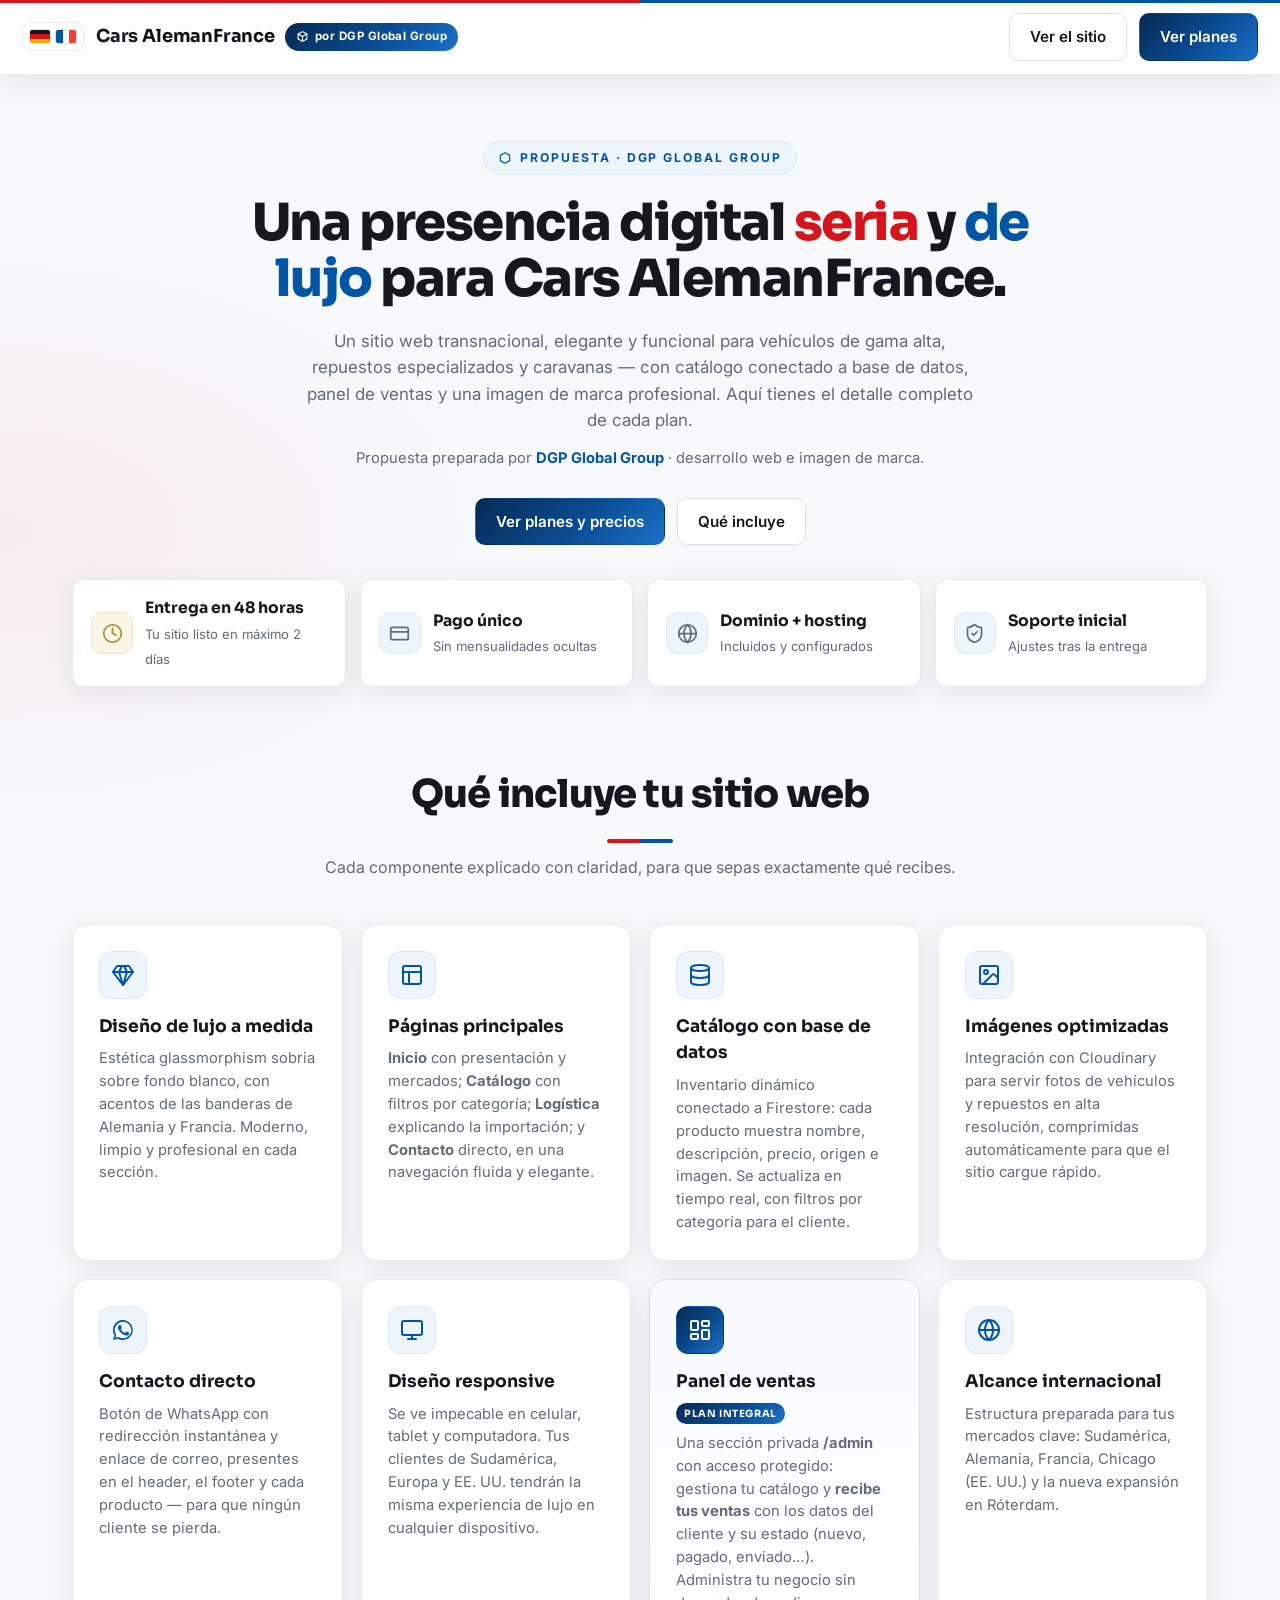
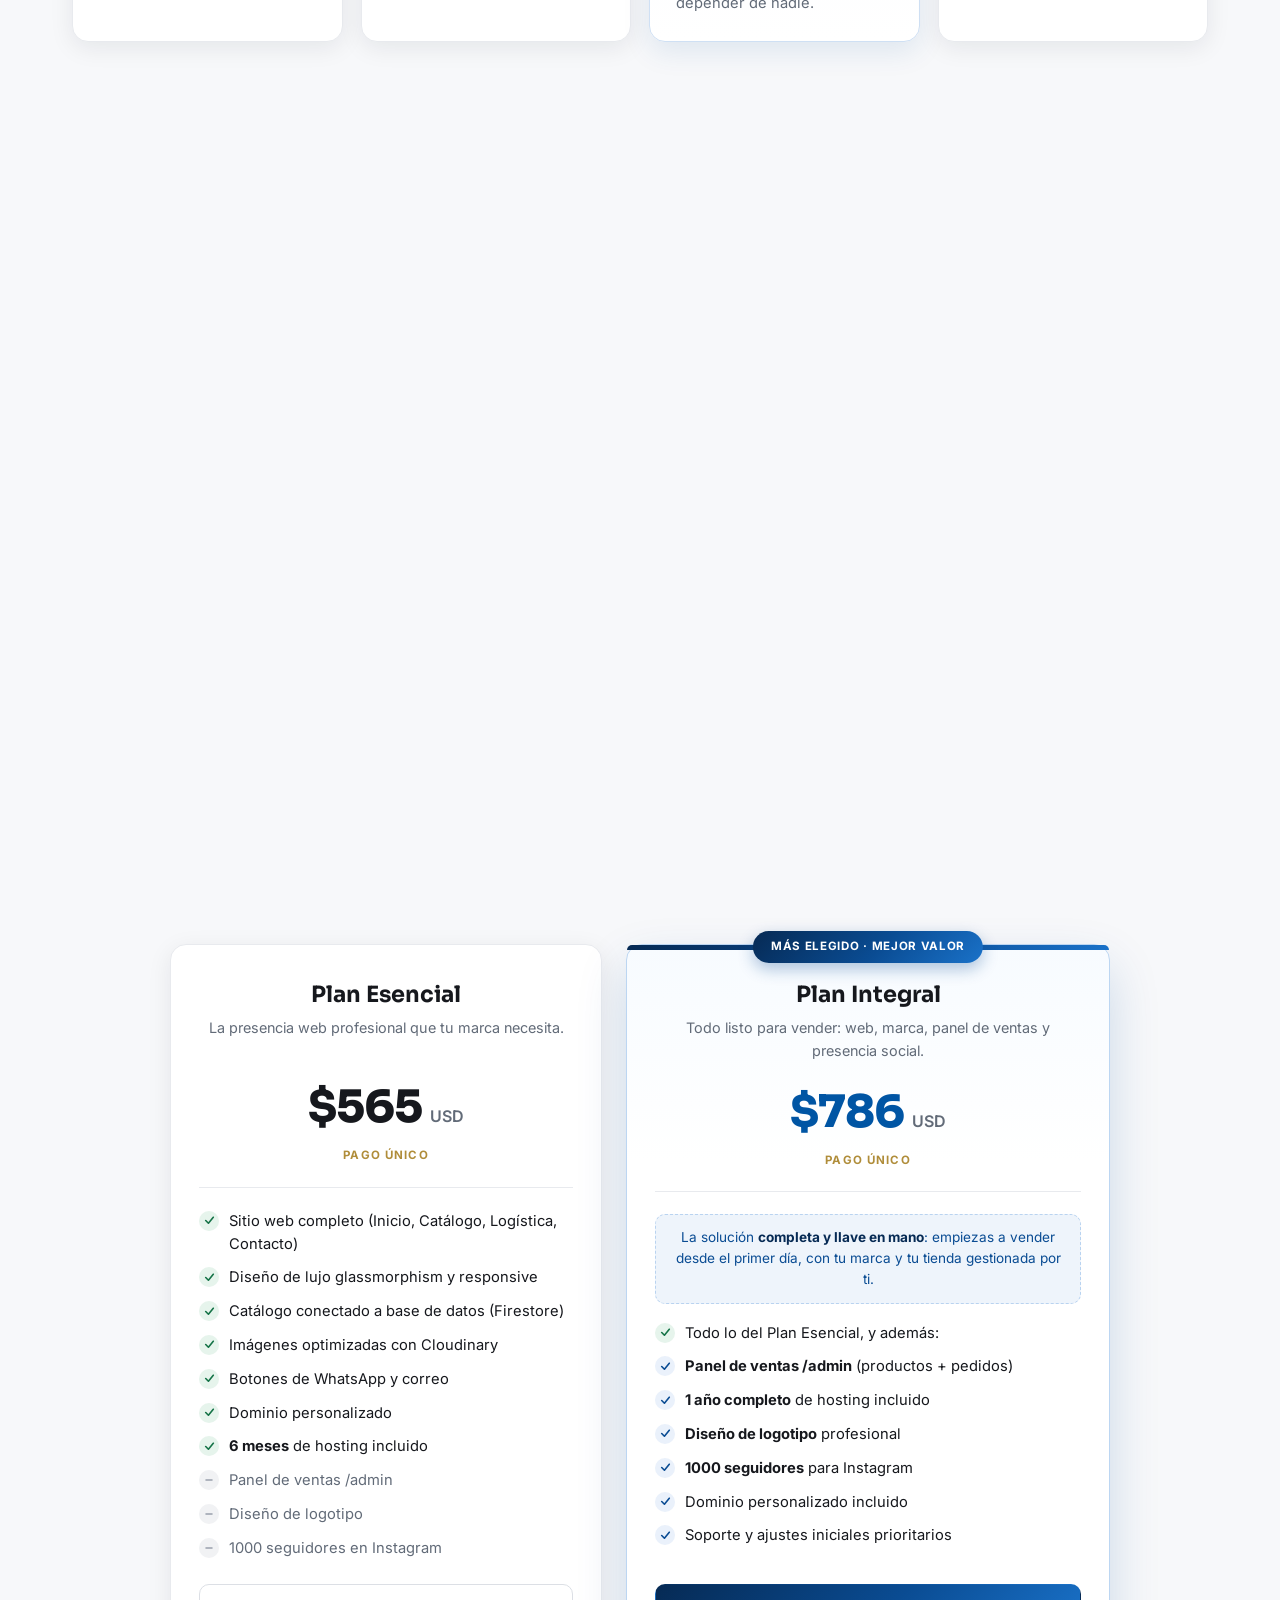
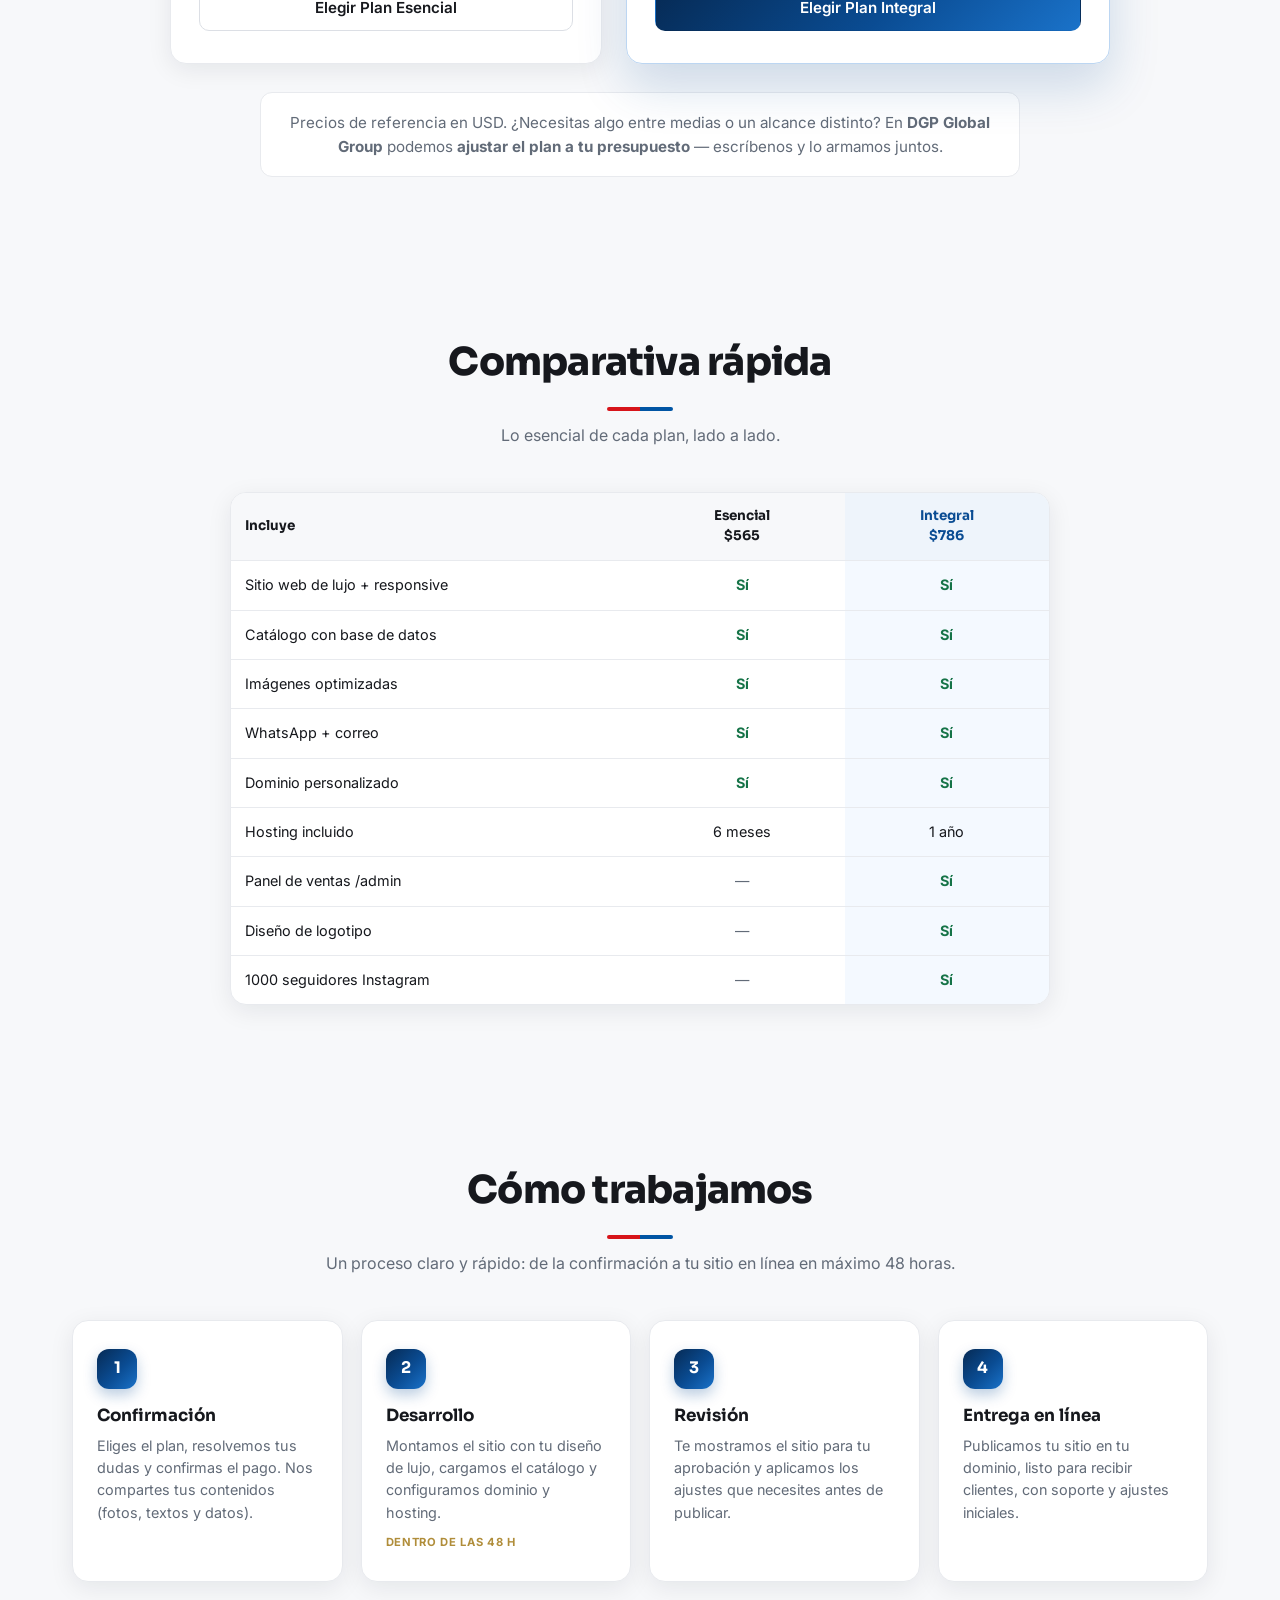
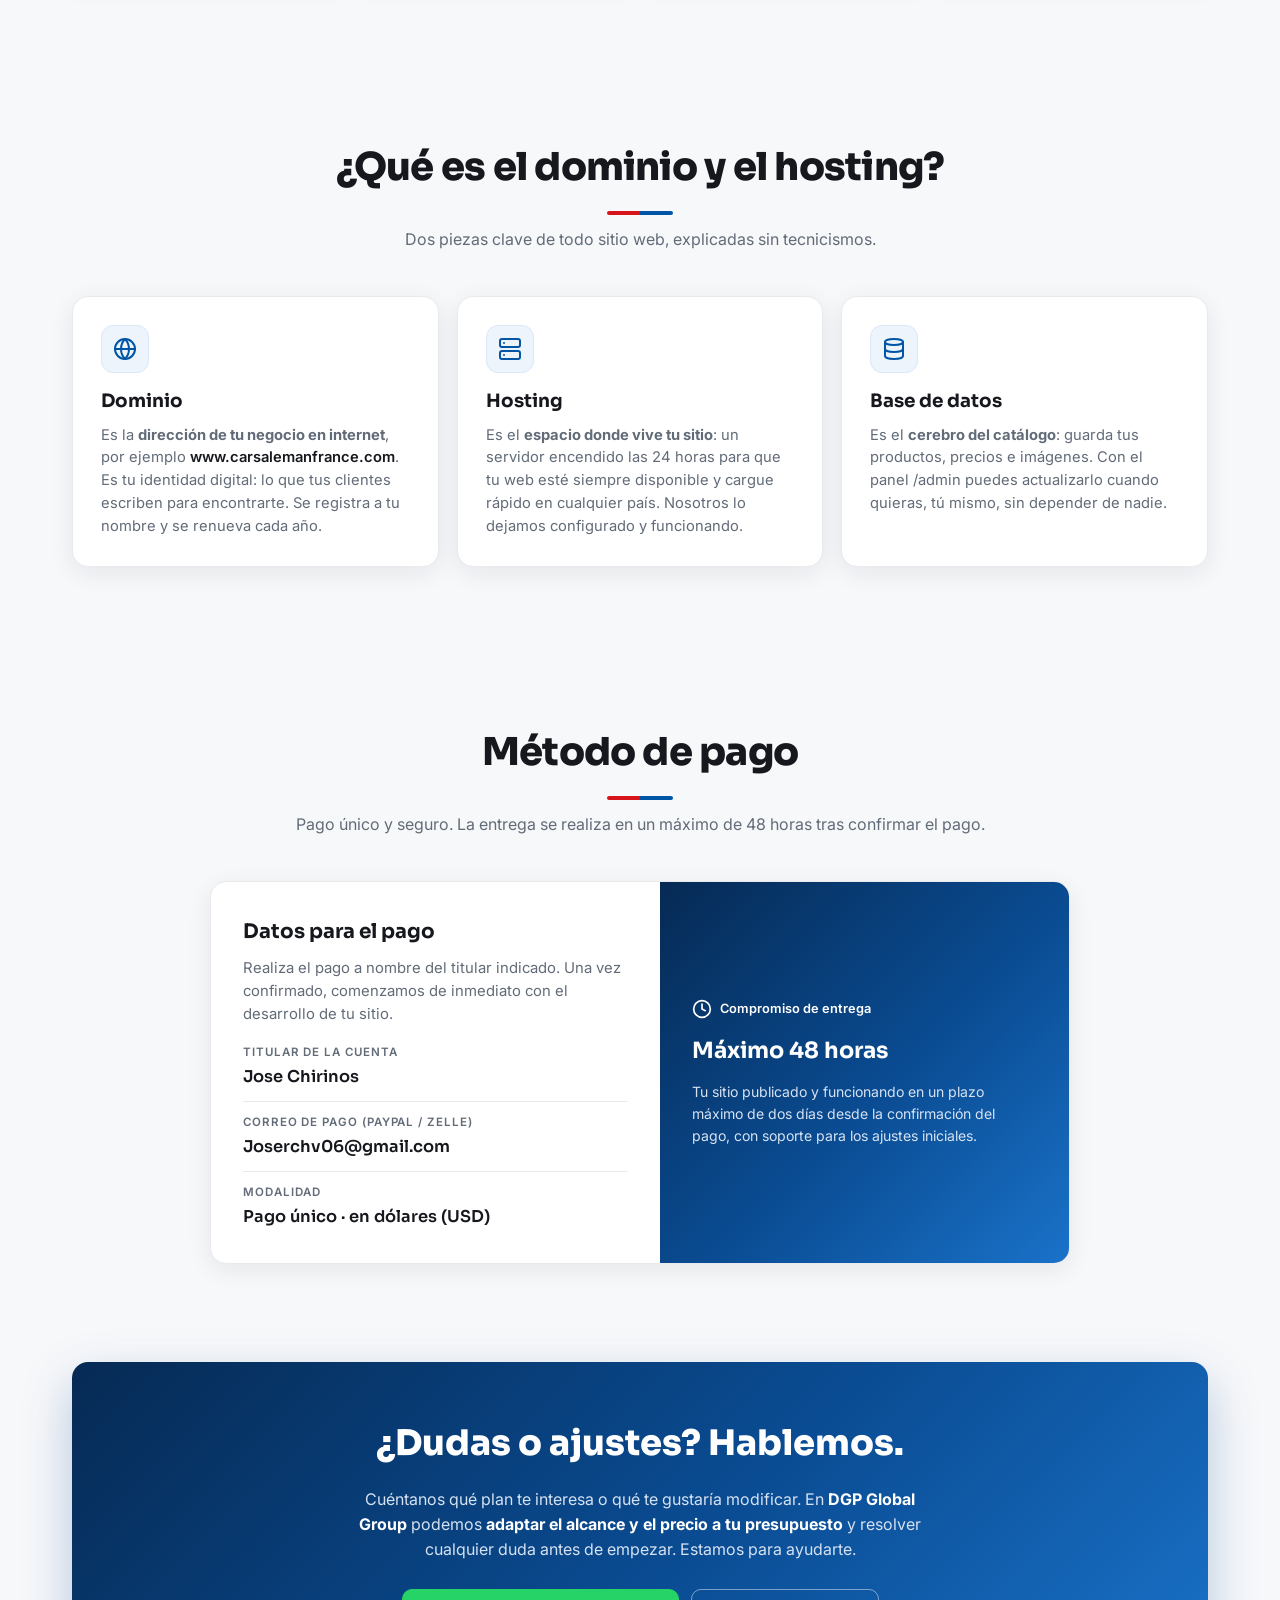
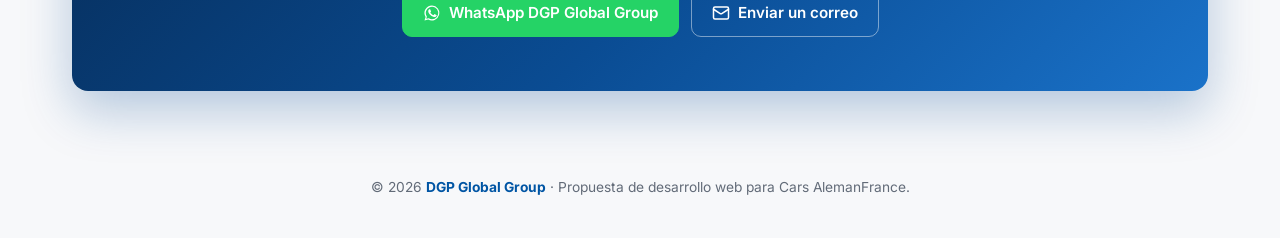
<file: propuesta/index.html>
<!DOCTYPE html>
<html lang="es">
<head>
  <meta charset="UTF-8" />
  <meta name="viewport" content="width=device-width, initial-scale=1.0" />
  <meta name="description" content="Propuesta de desarrollo web para Cars AlemanFrance por DGP Global Group — planes, alcance detallado, panel de ventas, hosting, dominio y método de pago." />
  <meta name="theme-color" content="#ffffff" />
  <title>Propuesta de Desarrollo Web · Cars AlemanFrance × DGP Global Group</title>
  <link rel="preconnect" href="https://fonts.googleapis.com" />
  <link rel="preconnect" href="https://fonts.gstatic.com" crossorigin />
  <link href="https://fonts.googleapis.com/css2?family=Sora:wght@400;500;600;700;800&family=Inter:wght@400;500;600&display=swap" rel="stylesheet" />
  <link rel="stylesheet" href="../assets/css/styles.css" />
  <link rel="stylesheet" href="./propuesta.css" />
</head>
<body class="prop">
  <!-- ==================== NAVBAR ==================== -->
  <header class="nav glass">
    <div class="prop-brandline">
      <a class="brand" href="../index.html" aria-label="Cars AlemanFrance">
        <span class="brand__mark" aria-hidden="true"><span class="flag flag--de"></span><span class="flag flag--fr"></span></span>
        <span class="brand__text">Cars <strong>AlemanFrance</strong></span>
      </a>
      <span class="dgp-chip"><svg class="icon" viewBox="0 0 24 24"><path d="m12 3 8 4.5v9L12 21l-8-4.5v-9L12 3Z"/><path d="m12 12 8-4.5M12 12v9M12 12 4 7.5"/></svg>por DGP Global Group</span>
    </div>
    <div class="nav__cta">
      <a class="btn btn--ghost" href="../index.html">Ver el sitio</a>
      <a class="btn btn--accent" href="#planes">Ver planes</a>
    </div>
  </header>

  <main>
    <!-- ==================== HERO ==================== -->
    <section class="prop-hero">
      <span class="eyebrow"><svg class="icon" viewBox="0 0 24 24" style="width:14px;height:14px"><path d="m12 3 8 4.5v9L12 21l-8-4.5v-9L12 3Z"/></svg>Propuesta · DGP Global Group</span>
      <h1>Una presencia digital <span class="grad-de">seria</span> y <span class="grad-fr">de lujo</span> para Cars AlemanFrance.</h1>
      <p class="prop-hero__lead">
        Un sitio web transnacional, elegante y funcional para vehículos de gama alta, repuestos
        especializados y caravanas — con catálogo conectado a base de datos, panel de ventas y una
        imagen de marca profesional. Aquí tienes el detalle completo de cada plan.
      </p>
      <p class="prop-hero__by">Propuesta preparada por <strong>DGP Global Group</strong> · desarrollo web e imagen de marca.</p>
      <div class="prop-hero__actions">
        <a class="btn btn--accent" href="#planes">Ver planes y precios</a>
        <a class="btn btn--ghost" href="#incluye">Qué incluye</a>
      </div>
    </section>

    <!-- ==================== DESTACADOS ==================== -->
    <section class="highlights reveal">
      <div class="highlights__grid">
        <div class="hl hl--gold">
          <span class="hl__ico"><svg class="icon" viewBox="0 0 24 24"><circle cx="12" cy="12" r="10"/><polyline points="12 6 12 12 16 14"/></svg></span>
          <div><strong>Entrega en 48 horas</strong><span>Tu sitio listo en máximo 2 días</span></div>
        </div>
        <div class="hl">
          <span class="hl__ico"><svg class="icon" viewBox="0 0 24 24"><rect x="2" y="5" width="20" height="14" rx="2"/><line x1="2" x2="22" y1="10" y2="10"/></svg></span>
          <div><strong>Pago único</strong><span>Sin mensualidades ocultas</span></div>
        </div>
        <div class="hl">
          <span class="hl__ico"><svg class="icon" viewBox="0 0 24 24"><circle cx="12" cy="12" r="10"/><path d="M12 2a14.5 14.5 0 0 0 0 20 14.5 14.5 0 0 0 0-20"/><path d="M2 12h20"/></svg></span>
          <div><strong>Dominio + hosting</strong><span>Incluidos y configurados</span></div>
        </div>
        <div class="hl">
          <span class="hl__ico"><svg class="icon" viewBox="0 0 24 24"><path d="M20 13c0 5-3.5 7.5-7.66 8.95a1 1 0 0 1-.67-.01C7.5 20.5 4 18 4 13V6a1 1 0 0 1 1-1c2 0 4.5-1.2 6.24-2.72a1.17 1.17 0 0 1 1.52 0C14.51 3.81 17 5 19 5a1 1 0 0 1 1 1z"/><path d="m9 12 2 2 4-4"/></svg></span>
          <div><strong>Soporte inicial</strong><span>Ajustes tras la entrega</span></div>
        </div>
      </div>
    </section>

    <!-- ==================== QUÉ INCLUYE ==================== -->
    <section class="section" id="incluye">
      <div class="section__head reveal">
        <h2>Qué incluye tu sitio web</h2>
        <p>Cada componente explicado con claridad, para que sepas exactamente qué recibes.</p>
      </div>

      <div class="includes">
        <article class="inc reveal">
          <span class="inc__ico"><svg class="icon" viewBox="0 0 24 24"><path d="M6 3h12l4 6-10 13L2 9Z"/><path d="M11 3 8 9l4 13 4-13-3-6"/><path d="M2 9h20"/></svg></span>
          <h3>Diseño de lujo a medida</h3>
          <p>Estética glassmorphism sobria sobre fondo blanco, con acentos de las banderas de Alemania y Francia. Moderno, limpio y profesional en cada sección.</p>
        </article>

        <article class="inc reveal">
          <span class="inc__ico"><svg class="icon" viewBox="0 0 24 24"><rect x="3" y="3" width="18" height="18" rx="2"/><path d="M3 9h18M9 21V9"/></svg></span>
          <h3>Páginas principales</h3>
          <p><strong>Inicio</strong> con presentación y mercados; <strong>Catálogo</strong> con filtros por categoría; <strong>Logística</strong> explicando la importación; y <strong>Contacto</strong> directo, en una navegación fluida y elegante.</p>
        </article>

        <article class="inc reveal">
          <span class="inc__ico"><svg class="icon" viewBox="0 0 24 24"><ellipse cx="12" cy="5" rx="9" ry="3"/><path d="M3 5v14a9 3 0 0 0 18 0V5"/><path d="M3 12a9 3 0 0 0 18 0"/></svg></span>
          <h3>Catálogo con base de datos</h3>
          <p>Inventario dinámico conectado a Firestore: cada producto muestra nombre, descripción, precio, origen e imagen. Se actualiza en tiempo real, con filtros por categoría para el cliente.</p>
        </article>

        <article class="inc reveal">
          <span class="inc__ico"><svg class="icon" viewBox="0 0 24 24"><rect x="3" y="3" width="18" height="18" rx="2"/><circle cx="9" cy="9" r="2"/><path d="m21 15-3.1-3.1a2 2 0 0 0-2.8 0L6 21"/></svg></span>
          <h3>Imágenes optimizadas</h3>
          <p>Integración con Cloudinary para servir fotos de vehículos y repuestos en alta resolución, comprimidas automáticamente para que el sitio cargue rápido.</p>
        </article>

        <article class="inc reveal">
          <span class="inc__ico"><svg class="icon ico-wa" viewBox="0 0 24 24"><path d="M12 2a10 10 0 0 0-8.53 15.26L2 22l4.85-1.27A10 10 0 1 0 12 2Zm0 18.3a8.3 8.3 0 0 1-4.23-1.16l-.3-.18-3.14.82.84-3.06-.2-.31A8.3 8.3 0 1 1 12 20.3Z"/><path d="M17.47 14.38c-.27-.13-1.6-.79-1.85-.88-.25-.09-.43-.13-.61.14-.18.27-.7.88-.86 1.06-.16.18-.32.2-.59.07-.27-.14-1.14-.42-2.17-1.34-.8-.72-1.34-1.6-1.5-1.87-.16-.27-.02-.42.12-.55.12-.12.27-.32.4-.48.14-.16.18-.27.27-.45.09-.18.05-.34-.02-.48-.07-.14-.61-1.47-.84-2.01-.22-.53-.44-.46-.61-.47l-.52-.01c-.18 0-.48.07-.73.34-.25.27-.96.94-.96 2.29s.98 2.66 1.12 2.84c.14.18 1.94 2.96 4.7 4.15.66.28 1.17.45 1.57.58.66.21 1.26.18 1.73.11.53-.08 1.6-.65 1.83-1.29.23-.63.23-1.17.16-1.29-.07-.11-.25-.18-.52-.31Z"/></svg></span>
          <h3>Contacto directo</h3>
          <p>Botón de WhatsApp con redirección instantánea y enlace de correo, presentes en el header, el footer y cada producto — para que ningún cliente se pierda.</p>
        </article>

        <article class="inc reveal">
          <span class="inc__ico"><svg class="icon" viewBox="0 0 24 24"><rect x="2" y="3" width="20" height="14" rx="2"/><line x1="8" x2="16" y1="21" y2="21"/><line x1="12" x2="12" y1="17" y2="21"/></svg></span>
          <h3>Diseño responsive</h3>
          <p>Se ve impecable en celular, tablet y computadora. Tus clientes de Sudamérica, Europa y EE. UU. tendrán la misma experiencia de lujo en cualquier dispositivo.</p>
        </article>

        <article class="inc inc--admin reveal">
          <span class="inc__ico"><svg class="icon" viewBox="0 0 24 24"><rect x="3" y="3" width="7" height="9" rx="1"/><rect x="14" y="3" width="7" height="5" rx="1"/><rect x="14" y="12" width="7" height="9" rx="1"/><rect x="3" y="16" width="7" height="5" rx="1"/></svg></span>
          <h3>Panel de ventas <span class="tagline">Plan Integral</span></h3>
          <p>Una sección privada <strong>/admin</strong> con acceso protegido: gestiona tu catálogo y <strong>recibe tus ventas</strong> con los datos del cliente y su estado (nuevo, pagado, enviado…). Administra tu negocio sin depender de nadie.</p>
        </article>

        <article class="inc reveal">
          <span class="inc__ico"><svg class="icon" viewBox="0 0 24 24"><circle cx="12" cy="12" r="10"/><path d="M12 2a14.5 14.5 0 0 0 0 20 14.5 14.5 0 0 0 0-20"/><path d="M2 12h20"/></svg></span>
          <h3>Alcance internacional</h3>
          <p>Estructura preparada para tus mercados clave: Sudamérica, Alemania, Francia, Chicago (EE. UU.) y la nueva expansión en Róterdam.</p>
        </article>
      </div>
    </section>

    <!-- ==================== PANEL DE VENTAS (destacado) ==================== -->
    <section class="section" id="panel-ventas">
      <div class="salespanel reveal">
        <div class="salespanel__card">
          <div>
            <span class="salespanel__tag"><svg class="icon" viewBox="0 0 24 24" style="width:15px;height:15px"><path d="M3 3v18h18"/><path d="m19 9-5 5-4-4-3 3"/></svg>Exclusivo del Plan Integral</span>
            <h2>Tu propio panel de ventas, listo para vender</h2>
            <p class="salespanel__lead">Olvídate de depender de terceros para cada cambio. Con el Plan Integral administras todo tú mismo desde un panel privado y elegante:</p>
            <ul class="salespanel__list">
              <li>Crea, edita y elimina productos en segundos.</li>
              <li>Recibe cada venta con nombre, correo y detalle del pedido.</li>
              <li>Controla el estado: nuevo → pagado → enviado → entregado.</li>
              <li>Acceso protegido: solo tú y tu equipo entran.</li>
            </ul>
          </div>
          <div class="salespanel__visual" aria-hidden="true">
            <div class="sp-row"><span>Pedido · Mercedes Clase S</span><span class="sp-pill sp-nuevo">Nuevo</span></div>
            <div class="sp-row"><span>Pedido · Motor W16</span><span class="sp-pill sp-pagado">Pagado</span></div>
            <div class="sp-row"><span>Pedido · Caravana Hymer</span><span class="sp-pill sp-enviado">Enviado</span></div>
          </div>
        </div>
      </div>
    </section>

    <!-- ==================== PLANES ==================== -->
    <section class="section" id="planes">
      <div class="section__head reveal">
        <h2>Planes y precios</h2>
        <p>Dos opciones pensadas para adaptarse a tu presupuesto. Precios en dólares (USD).</p>
      </div>

      <div class="plans">
        <!-- Plan Esencial -->
        <article class="plan reveal">
          <header class="plan__head">
            <h3>Plan Esencial</h3>
            <p class="plan__sub">La presencia web profesional que tu marca necesita.</p>
            <div class="plan__price"><span class="plan__amount">$565</span><span class="plan__cur">USD</span></div>
            <p class="plan__once">Pago único</p>
          </header>
          <ul class="plan__list">
            <li class="yes">Sitio web completo (Inicio, Catálogo, Logística, Contacto)</li>
            <li class="yes">Diseño de lujo glassmorphism y responsive</li>
            <li class="yes">Catálogo conectado a base de datos (Firestore)</li>
            <li class="yes">Imágenes optimizadas con Cloudinary</li>
            <li class="yes">Botones de WhatsApp y correo</li>
            <li class="yes">Dominio personalizado</li>
            <li class="yes"><strong>6 meses</strong> de hosting incluido</li>
            <li class="no">Panel de ventas /admin</li>
            <li class="no">Diseño de logotipo</li>
            <li class="no">1000 seguidores en Instagram</li>
          </ul>
          <a class="btn btn--ghost btn--block" href="#contacto">Elegir Plan Esencial</a>
        </article>

        <!-- Plan Integral (destacado) -->
        <article class="plan plan--featured reveal">
          <span class="plan__badge">Más elegido · Mejor valor</span>
          <header class="plan__head">
            <h3>Plan Integral</h3>
            <p class="plan__sub">Todo listo para vender: web, marca, panel de ventas y presencia social.</p>
            <div class="plan__price"><span class="plan__amount">$786</span><span class="plan__cur">USD</span></div>
            <p class="plan__once">Pago único</p>
          </header>
          <div class="plan__value">La solución <strong>completa y llave en mano</strong>: empiezas a vender desde el primer día, con tu marca y tu tienda gestionada por ti.</div>
          <ul class="plan__list">
            <li class="yes">Todo lo del Plan Esencial, y además:</li>
            <li class="star"><strong>Panel de ventas /admin</strong> (productos + pedidos)</li>
            <li class="star"><strong>1 año completo</strong> de hosting incluido</li>
            <li class="star"><strong>Diseño de logotipo</strong> profesional</li>
            <li class="star"><strong>1000 seguidores</strong> para Instagram</li>
            <li class="star">Dominio personalizado incluido</li>
            <li class="star">Soporte y ajustes iniciales prioritarios</li>
          </ul>
          <a class="btn btn--accent btn--block" href="#contacto">Elegir Plan Integral</a>
        </article>
      </div>

      <p class="plans__note reveal">
        Precios de referencia en USD. ¿Necesitas algo entre medias o un alcance distinto?
        En <strong>DGP Global Group</strong> podemos <strong>ajustar el plan a tu presupuesto</strong> — escríbenos y lo armamos juntos.
      </p>
    </section>

    <!-- ==================== COMPARATIVA ==================== -->
    <section class="section" id="comparar">
      <div class="section__head reveal">
        <h2>Comparativa rápida</h2>
        <p>Lo esencial de cada plan, lado a lado.</p>
      </div>
      <div class="compare-wrap reveal">
        <table class="compare">
          <colgroup><col class="col-item"><col class="col-val"><col class="col-val"></colgroup>
          <thead>
            <tr><th>Incluye</th><th>Esencial<br>$565</th><th class="col-feat">Integral<br>$786</th></tr>
          </thead>
          <tbody>
            <tr><td>Sitio web de lujo + responsive</td><td class="c-yes">Sí</td><td class="c-yes c-feat">Sí</td></tr>
            <tr><td>Catálogo con base de datos</td><td class="c-yes">Sí</td><td class="c-yes c-feat">Sí</td></tr>
            <tr><td>Imágenes optimizadas</td><td class="c-yes">Sí</td><td class="c-yes c-feat">Sí</td></tr>
            <tr><td>WhatsApp + correo</td><td class="c-yes">Sí</td><td class="c-yes c-feat">Sí</td></tr>
            <tr><td>Dominio personalizado</td><td class="c-yes">Sí</td><td class="c-yes c-feat">Sí</td></tr>
            <tr><td>Hosting incluido</td><td>6 meses</td><td class="c-feat">1 año</td></tr>
            <tr><td>Panel de ventas /admin</td><td class="c-no">—</td><td class="c-yes c-feat">Sí</td></tr>
            <tr><td>Diseño de logotipo</td><td class="c-no">—</td><td class="c-yes c-feat">Sí</td></tr>
            <tr><td>1000 seguidores Instagram</td><td class="c-no">—</td><td class="c-yes c-feat">Sí</td></tr>
          </tbody>
        </table>
      </div>
    </section>

    <!-- ==================== PROCESO ==================== -->
    <section class="section" id="proceso">
      <div class="section__head reveal">
        <h2>Cómo trabajamos</h2>
        <p>Un proceso claro y rápido: de la confirmación a tu sitio en línea en máximo 48 horas.</p>
      </div>
      <div class="steps">
        <article class="step reveal">
          <span class="step__num">1</span>
          <h3>Confirmación</h3>
          <p>Eliges el plan, resolvemos tus dudas y confirmas el pago. Nos compartes tus contenidos (fotos, textos y datos).</p>
        </article>
        <article class="step reveal">
          <span class="step__num">2</span>
          <h3>Desarrollo</h3>
          <p>Montamos el sitio con tu diseño de lujo, cargamos el catálogo y configuramos dominio y hosting.</p>
          <span class="step__time">Dentro de las 48 h</span>
        </article>
        <article class="step reveal">
          <span class="step__num">3</span>
          <h3>Revisión</h3>
          <p>Te mostramos el sitio para tu aprobación y aplicamos los ajustes que necesites antes de publicar.</p>
        </article>
        <article class="step reveal">
          <span class="step__num">4</span>
          <h3>Entrega en línea</h3>
          <p>Publicamos tu sitio en tu dominio, listo para recibir clientes, con soporte y ajustes iniciales.</p>
        </article>
      </div>
    </section>

    <!-- ==================== GLOSARIO ==================== -->
    <section class="section" id="glosario">
      <div class="section__head reveal">
        <h2>¿Qué es el dominio y el hosting?</h2>
        <p>Dos piezas clave de todo sitio web, explicadas sin tecnicismos.</p>
      </div>
      <div class="glossary">
        <article class="gloss reveal">
          <span class="gloss__ico"><svg class="icon" viewBox="0 0 24 24"><circle cx="12" cy="12" r="10"/><path d="M12 2a14.5 14.5 0 0 0 0 20 14.5 14.5 0 0 0 0-20"/><path d="M2 12h20"/></svg></span>
          <h3>Dominio</h3>
          <p>Es la <strong>dirección de tu negocio en internet</strong>, por ejemplo <em>www.carsalemanfrance.com</em>. Es tu identidad digital: lo que tus clientes escriben para encontrarte. Se registra a tu nombre y se renueva cada año.</p>
        </article>
        <article class="gloss reveal">
          <span class="gloss__ico"><svg class="icon" viewBox="0 0 24 24"><rect x="2" y="2" width="20" height="8" rx="2"/><rect x="2" y="14" width="20" height="8" rx="2"/><line x1="6" x2="6.01" y1="6" y2="6"/><line x1="6" x2="6.01" y1="18" y2="18"/></svg></span>
          <h3>Hosting</h3>
          <p>Es el <strong>espacio donde vive tu sitio</strong>: un servidor encendido las 24 horas para que tu web esté siempre disponible y cargue rápido en cualquier país. Nosotros lo dejamos configurado y funcionando.</p>
        </article>
        <article class="gloss reveal">
          <span class="gloss__ico"><svg class="icon" viewBox="0 0 24 24"><ellipse cx="12" cy="5" rx="9" ry="3"/><path d="M3 5v14a9 3 0 0 0 18 0V5"/><path d="M3 12a9 3 0 0 0 18 0"/></svg></span>
          <h3>Base de datos</h3>
          <p>Es el <strong>cerebro del catálogo</strong>: guarda tus productos, precios e imágenes. Con el panel /admin puedes actualizarlo cuando quieras, tú mismo, sin depender de nadie.</p>
        </article>
      </div>
    </section>

    <!-- ==================== MÉTODO DE PAGO ==================== -->
    <section class="section" id="pago">
      <div class="section__head reveal">
        <h2>Método de pago</h2>
        <p>Pago único y seguro. La entrega se realiza en un máximo de 48 horas tras confirmar el pago.</p>
      </div>
      <div class="pay reveal">
        <div class="pay__card">
          <div class="pay__info">
            <h3>Datos para el pago</h3>
            <p>Realiza el pago a nombre del titular indicado. Una vez confirmado, comenzamos de inmediato con el desarrollo de tu sitio.</p>
            <div class="pay__rows">
              <div class="pay__row">
                <span class="pay__label">Titular de la cuenta</span>
                <span class="pay__value">Jose Chirinos</span>
              </div>
              <div class="pay__row">
                <span class="pay__label">Correo de pago (PayPal / Zelle)</span>
                <span class="pay__value">Joserchv06@gmail.com</span>
              </div>
              <div class="pay__row">
                <span class="pay__label">Modalidad</span>
                <span class="pay__value">Pago único · en dólares (USD)</span>
              </div>
            </div>
          </div>
          <div class="pay__side">
            <span class="pay__badge">
              <svg class="icon" viewBox="0 0 24 24"><circle cx="12" cy="12" r="10"/><polyline points="12 6 12 12 16 14"/></svg>
              Compromiso de entrega
            </span>
            <h4>Máximo 48 horas</h4>
            <p>Tu sitio publicado y funcionando en un plazo máximo de dos días desde la confirmación del pago, con soporte para los ajustes iniciales.</p>
          </div>
        </div>
      </div>
    </section>

    <!-- ==================== CTA FINAL ==================== -->
    <section class="cta-final reveal" id="contacto">
      <div class="cta-final__card">
        <h2>¿Dudas o ajustes? Hablemos.</h2>
        <p>
          Cuéntanos qué plan te interesa o qué te gustaría modificar. En <strong>DGP Global Group</strong>
          podemos <strong>adaptar el alcance y el precio a tu presupuesto</strong> y resolver cualquier
          duda antes de empezar. Estamos para ayudarte.
        </p>
        <div class="cta-final__actions">
          <a class="btn btn--wa" href="https://wa.me/12398231738?text=Hola%20DGP%20Global%20Group%2C%20vi%20la%20propuesta%20de%20Cars%20AlemanFrance%20y%20quiero%20m%C3%A1s%20informaci%C3%B3n" target="_blank" rel="noopener">
            <svg class="icon ico-wa" viewBox="0 0 24 24" aria-hidden="true"><path d="M12 2a10 10 0 0 0-8.53 15.26L2 22l4.85-1.27A10 10 0 1 0 12 2Zm0 18.3a8.3 8.3 0 0 1-4.23-1.16l-.3-.18-3.14.82.84-3.06-.2-.31A8.3 8.3 0 1 1 12 20.3Z"/><path d="M17.47 14.38c-.27-.13-1.6-.79-1.85-.88-.25-.09-.43-.13-.61.14-.18.27-.7.88-.86 1.06-.16.18-.32.2-.59.07-.27-.14-1.14-.42-2.17-1.34-.8-.72-1.34-1.6-1.5-1.87-.16-.27-.02-.42.12-.55.12-.12.27-.32.4-.48.14-.16.18-.27.27-.45.09-.18.05-.34-.02-.48-.07-.14-.61-1.47-.84-2.01-.22-.53-.44-.46-.61-.47l-.52-.01c-.18 0-.48.07-.73.34-.25.27-.96.94-.96 2.29s.98 2.66 1.12 2.84c.14.18 1.94 2.96 4.7 4.15.66.28 1.17.45 1.57.58.66.21 1.26.18 1.73.11.53-.08 1.6-.65 1.83-1.29.23-.63.23-1.17.16-1.29-.07-.11-.25-.18-.52-.31Z"/></svg>
            WhatsApp DGP Global Group
          </a>
          <a class="btn btn--ghost" href="mailto:Joserchv06@gmail.com?subject=Consulta%20sobre%20la%20propuesta%20Cars%20AlemanFrance">
            <svg class="icon" viewBox="0 0 24 24" aria-hidden="true"><rect x="2" y="4" width="20" height="16" rx="2"/><path d="m2 7 8.97 5.7a2 2 0 0 0 2.06 0L22 7"/></svg>
            Enviar un correo
          </a>
        </div>
      </div>
    </section>
  </main>

  <!-- ==================== FOOTER ==================== -->
  <footer class="prop-foot">
    <p>© <span id="year"></span> <strong>DGP Global Group</strong> · Propuesta de desarrollo web para Cars AlemanFrance.</p>
  </footer>

  <script>
    document.getElementById("year").textContent = new Date().getFullYear();
    const obs = new IntersectionObserver((entries) => {
      entries.forEach(e => { if (e.isIntersecting) { e.target.classList.add("in"); obs.unobserve(e.target); } });
    }, { threshold: 0.12 });
    document.querySelectorAll(".reveal").forEach(el => obs.observe(el));
  </script>
</body>
</html>
</file>
<file: assets/css/styles.css>
/* =========================================================
   Cars AlemanFrance — Tema claro, sobrio y profesional
   Fondo blanco · acentos con colores de banderas
   Alemania (negro, rojo, dorado) + Francia (azul, blanco, rojo)
   ========================================================= */

:root {
  /* Alemania */
  --de-black: #16181d;
  --de-red:   #d7141a;
  --de-gold:  #e3b100;
  /* Francia */
  --fr-blue:  #0055a4;
  --fr-white: #ffffff;
  --fr-red:   #ef4135;

  /* Base (claro, lujo sobrio) */
  --bg:        #f7f8fa;
  --surface:   #ffffff;
  --ink:       #101216;   /* negro grafito para CTA y titulares */
  --gold-lux:  #b08d3a;   /* oro refinado, acento premium */
  --text:      #16181d;
  --text-soft: #626b78;
  --border:    #e8eaee;
  --border-2:  #dcdfe5;

  /* Glass (para header y overlays) */
  --glass-bg:     rgba(255, 255, 255, 0.72);
  --glass-border: rgba(255, 255, 255, 0.9);
  --shadow:    0 6px 24px rgba(15, 23, 42, 0.08);
  --shadow-lg: 0 16px 40px rgba(15, 23, 42, 0.12);
  --blur: 16px;

  /* Acentos de banderas */
  --flag-de: linear-gradient(90deg, var(--de-black) 0 33.3%, var(--de-red) 0 66.6%, var(--de-gold) 0 100%);
  --flag-fr: linear-gradient(90deg, var(--fr-blue) 0 33.3%, var(--fr-white) 0 66.6%, var(--fr-red) 0 100%);
  /* Acento sobrio de dos tonos: rojo Alemania + azul Francia */
  --flag-bar: linear-gradient(90deg, var(--de-red) 0 50%, var(--fr-blue) 50% 100%);

  --radius: 16px;
  --radius-sm: 12px;
  --maxw: 1180px;
  --ease: cubic-bezier(.22,.61,.36,1);
}

* { box-sizing: border-box; margin: 0; padding: 0; }

html { scroll-behavior: smooth; scroll-padding-top: 92px; }

body {
  font-family: "Inter", system-ui, sans-serif;
  color: var(--text);
  background: var(--bg);
  min-height: 100vh;
  line-height: 1.55;
  overflow-x: hidden;
}

h1, h2, h3, h4, .brand__text { font-family: "Sora", "Inter", sans-serif; }
a { color: inherit; text-decoration: none; }
svg { display: block; }
.icon { width: 1.25em; height: 1.25em; stroke: currentColor; fill: none; stroke-width: 2; stroke-linecap: round; stroke-linejoin: round; }
.ico-wa { fill: currentColor; stroke: none; }

/* ---------- Superficies ---------- */
.glass {
  background: var(--glass-bg);
  backdrop-filter: blur(var(--blur)) saturate(150%);
  -webkit-backdrop-filter: blur(var(--blur)) saturate(150%);
  border: 1px solid var(--border);
  box-shadow: var(--shadow);
}
.surface { background: var(--surface); border: 1px solid var(--border); box-shadow: var(--shadow); }

/* ---------- Layout helpers ---------- */
.section { max-width: var(--maxw); margin: 0 auto; padding: 78px 22px; }
.section__head { text-align: center; max-width: 720px; margin: 0 auto 44px; }
.section__head h2 { font-size: clamp(1.7rem, 4vw, 2.4rem); font-weight: 800; letter-spacing: -.02em; }
.section__head h2::after { content:""; display:block; width:66px; height:4px; border-radius:4px; margin:14px auto 0; background: var(--flag-bar); }
.section__head p { color: var(--text-soft); margin-top: 12px; }

/* ---------- Banderas (acento gráfico, no emoji) ---------- */
.flag { display: inline-block; width: 22px; height: 15px; border-radius: 3px; border: 1px solid var(--border-2); }
.flag--de { background: linear-gradient(180deg, var(--de-black) 33%, var(--de-red) 33% 66%, var(--de-gold) 66%); }
.flag--fr { background: linear-gradient(90deg, var(--fr-blue) 33%, var(--fr-white) 33% 66%, var(--fr-red) 66%); }

.brand { display: inline-flex; align-items: center; gap: 12px; font-weight: 700; color: var(--text); }
.brand__mark { display: inline-flex; gap: 4px; padding: 6px; border-radius: 9px; background: #fff; border: 1px solid var(--border); }
.brand__text { font-size: 1.12rem; letter-spacing: -.01em; }
.brand__text strong { color: var(--ink); }

/* ---------- Navbar ---------- */
.nav {
  position: sticky; top: 0; z-index: 50;
  display: flex; align-items: center; justify-content: space-between; gap: 18px;
  padding: 13px 22px;
  border-left: 0; border-right: 0; border-top: 0;
  border-bottom: 1px solid var(--border);
}
.nav::before { content:""; position:absolute; top:0; left:0; right:0; height:3px; background: var(--flag-bar); }
.nav__links { display: flex; gap: 26px; font-weight: 500; }
.nav__links a { color: var(--text-soft); transition: color .2s; position: relative; }
.nav__links a:hover { color: var(--text); }
.nav__links a::after { content:""; position:absolute; left:0; bottom:-7px; height:2px; width:0; background: var(--ink); transition: width .25s var(--ease); }
.nav__links a:hover::after { width: 100%; }
.nav__cta { display: flex; align-items: center; gap: 12px; }

.nav__toggle { display: none; flex-direction: column; gap: 5px; background: none; border: 0; cursor: pointer; padding: 8px; }
.nav__toggle span { width: 24px; height: 2px; background: var(--text); border-radius: 2px; transition: .25s; }

/* ---------- Botones ---------- */
.btn {
  display: inline-flex; align-items: center; justify-content: center; gap: 8px;
  padding: 11px 20px; border-radius: 10px; font-weight: 600; font-size: .95rem;
  cursor: pointer; border: 1.5px solid transparent;
  transition: transform .18s var(--ease), box-shadow .2s, background .2s, border-color .2s, color .2s;
  white-space: nowrap;
}
.btn:hover { transform: translateY(-2px); }
.btn--primary { background: var(--ink); color: #fff; border-color: var(--ink); letter-spacing: .01em; }
.btn--primary:hover { background: #000; box-shadow: 0 10px 24px rgba(16,18,22,.24); }
.btn--ghost { background: #fff; color: var(--text); border-color: var(--border-2); }
.btn--ghost:hover { border-color: var(--ink); }
.btn--wa { background: #25D366; color: #fff; border-color: #25D366; }
.btn--wa:hover { background: #1eb457; box-shadow: 0 8px 20px rgba(37,211,102,.3); }
.btn--block { width: 100%; }
.btn .icon { width: 18px; height: 18px; }

.pill { display: inline-flex; align-items: center; gap: 8px; padding: 7px 14px; border-radius: 999px; background: #fff; border: 1px solid var(--border); font-size: .85rem; color: var(--text-soft); margin-bottom: 18px; }
.pill .icon { width: 16px; height: 16px; color: var(--fr-blue); }

/* ---------- Hero ---------- */
.hero { max-width: var(--maxw); margin: 0 auto; padding: 56px 22px 26px; }
.hero__inner { display: grid; grid-template-columns: 1.4fr 1fr; gap: 24px; align-items: stretch; }
.hero__copy { padding: 42px; border-radius: var(--radius); background: var(--surface); border: 1px solid var(--border); box-shadow: var(--shadow); position: relative; overflow: hidden; }
.hero__copy::before { content:""; position:absolute; top:0; left:0; bottom:0; width:4px; background: linear-gradient(180deg, var(--de-red) 0 50%, var(--fr-blue) 50% 100%); }
.hero__copy h1 { font-size: clamp(1.9rem, 4.6vw, 3.1rem); font-weight: 800; line-height: 1.1; letter-spacing: -.03em; }
.grad-de { color: var(--de-red); }
.grad-fr { color: var(--fr-blue); }
.lead { color: var(--text-soft); margin: 20px 0 26px; font-size: 1.05rem; max-width: 56ch; }
.hero__actions { display: flex; flex-wrap: wrap; gap: 12px; }
.hero__markets { list-style: none; display: flex; flex-wrap: wrap; gap: 10px; margin-top: 28px; }
.hero__markets li { font-size: .82rem; color: var(--text-soft); padding: 6px 12px; border-radius: 999px; border: 1px solid var(--border); background: #fff; }

.hero__stats { display: grid; grid-template-columns: 1fr 1fr; gap: 16px; }
.stat { border-radius: var(--radius-sm); padding: 24px; display: flex; flex-direction: column; justify-content: center; gap: 6px; background: var(--surface); border: 1px solid var(--border); box-shadow: var(--shadow); }
.stat__num { font-family: "Sora"; font-size: 1.9rem; font-weight: 800; color: var(--text); }
.stat__label { color: var(--text-soft); font-size: .88rem; }

/* ---------- Filtros catálogo ---------- */
.filters { display: flex; flex-wrap: wrap; gap: 10px; justify-content: center; margin-bottom: 34px; }
.chip {
  padding: 9px 18px; border-radius: 999px; cursor: pointer; font-weight: 500; font-size: .9rem;
  background: #fff; border: 1.5px solid var(--border-2); color: var(--text-soft); transition: .2s;
}
.chip:hover { color: var(--text); border-color: var(--ink); }
.chip.is-active { color: #fff; background: var(--ink); border-color: var(--ink); }

/* ---------- Catálogo ---------- */
.catalog { display: grid; grid-template-columns: repeat(auto-fill, minmax(280px, 1fr)); gap: 22px; }
.card {
  border-radius: var(--radius); overflow: hidden; display: flex; flex-direction: column;
  background: var(--surface); border: 1px solid var(--border); box-shadow: var(--shadow);
  transition: transform .25s var(--ease), box-shadow .25s, border-color .25s; position: relative;
}
.card:hover { transform: translateY(-6px); box-shadow: var(--shadow-lg); }
.card__media { position: relative; aspect-ratio: 16/10; overflow: hidden; background: #eef1f5; }
.card__media img { width: 100%; height: 100%; object-fit: cover; transition: transform .5s var(--ease); }
.card:hover .card__media img { transform: scale(1.05); }
.card__badge { position: absolute; top: 12px; left: 12px; padding: 5px 12px; border-radius: 999px; font-size: .72rem; font-weight: 600; background: rgba(255,255,255,.92); color: var(--text); border: 1px solid var(--border); }
.card__origin { position: absolute; top: 12px; right: 12px; display: flex; gap: 4px; }
.card__body { padding: 18px 20px 20px; display: flex; flex-direction: column; gap: 8px; flex: 1; }
.card__title { font-size: 1.1rem; font-weight: 700; font-family: "Sora"; }
.card__desc { color: var(--text-soft); font-size: .9rem; flex: 1; }
.card__foot { display: flex; align-items: center; justify-content: space-between; margin-top: 8px; gap: 10px; }
.card__price { font-family: "Sora"; font-weight: 700; color: var(--text); font-size: 1.12rem; }
.card__price small { color: var(--gold-lux); font-weight: 600; font-size: .64rem; display: block; text-transform: uppercase; letter-spacing: .08em; margin-top: 2px; }
.card__wa { padding: 9px 14px; font-size: .85rem; }

/* Skeleton */
.card--skeleton { min-height: 320px; border-top: 0; background:
  linear-gradient(100deg, #f0f2f5 30%, #f7f8fa 50%, #f0f2f5 70%);
  background-size: 200% 100%; animation: shimmer 1.4s infinite; }
.card--skeleton::before { display: none; }
@keyframes shimmer { to { background-position: -200% 0; } }

.catalog__status { text-align: center; color: var(--text-soft); margin-top: 26px; padding: 18px; background: #fff; border: 1px solid var(--border); border-radius: var(--radius-sm); }

/* ---------- Logística ---------- */
.logistics { display: grid; grid-template-columns: repeat(auto-fit, minmax(240px, 1fr)); gap: 20px; }
.feature { padding: 28px; border-radius: var(--radius); background: var(--surface); border: 1px solid var(--border); box-shadow: var(--shadow); transition: transform .25s var(--ease), border-color .25s; }
.feature:hover { transform: translateY(-5px); border-color: var(--border-2); }
.feature__icon { display: inline-flex; align-items: center; justify-content: center; width: 48px; height: 48px; border-radius: 12px; background: #f2f5f9; color: var(--ink); margin-bottom: 14px; border: 1px solid var(--border); }
.feature__icon .icon { width: 24px; height: 24px; }
.feature h3 { font-size: 1.12rem; margin-bottom: 8px; }
.feature p { color: var(--text-soft); font-size: .92rem; }

/* ---------- Footer ---------- */
.footer { margin-top: 40px; border-radius: 0; border: 0; border-top: 1px solid var(--border); background: var(--surface); box-shadow: none; padding: 52px 22px 22px; position: relative; }
.footer::before { content:""; position:absolute; top:0; left:0; right:0; height:3px; background: var(--flag-bar); }
.footer__grid { max-width: var(--maxw); margin: 0 auto; display: grid; grid-template-columns: 1.6fr 1fr 1fr 1.4fr; gap: 32px; }
.footer__brand p { color: var(--text-soft); font-size: .9rem; margin-top: 14px; max-width: 34ch; }
.footer__brand .flags-inline { display: inline-flex; gap: 6px; vertical-align: middle; }
.footer__col { display: flex; flex-direction: column; gap: 10px; }
.footer__col h4, .footer__contact h4 { font-size: .95rem; margin-bottom: 6px; }
.footer__col a, .footer__col span { color: var(--text-soft); font-size: .9rem; transition: color .2s; }
.footer__col a:hover { color: var(--fr-blue); }
.footer__contact { display: flex; flex-direction: column; gap: 12px; }
.footer__bottom { max-width: var(--maxw); margin: 34px auto 0; padding-top: 20px; border-top: 1px solid var(--border); display: flex; justify-content: space-between; align-items: center; color: var(--text-soft); font-size: .84rem; }
.footer__flags { display: inline-flex; gap: 6px; }

/* ---------- FAB WhatsApp ---------- */
.fab-wa {
  position: fixed; right: 22px; bottom: 22px; z-index: 60;
  width: 56px; height: 56px; border-radius: 50%;
  display: grid; place-items: center; color: #fff;
  background: #25D366; box-shadow: 0 8px 24px rgba(37,211,102,.4);
  transition: transform .2s var(--ease);
}
.fab-wa:hover { transform: scale(1.08); }
.fab-wa .icon { width: 28px; height: 28px; stroke: none; fill: currentColor; }

/* ---------- Responsive ---------- */
@media (max-width: 900px) {
  .hero__inner { grid-template-columns: 1fr; }
  .footer__grid { grid-template-columns: 1fr 1fr; }
}
@media (max-width: 720px) {
  .nav__links {
    position: absolute; top: 100%; left: 0; right: 0;
    flex-direction: column; gap: 4px; padding: 16px 22px;
    background: #fff; border-bottom: 1px solid var(--border); box-shadow: var(--shadow);
    transform: translateY(-12px); opacity: 0; pointer-events: none; transition: .25s;
  }
  .nav__links.is-open { transform: translateY(0); opacity: 1; pointer-events: auto; }
  .nav__toggle { display: flex; }
  .nav__cta .btn--wa span { display: none; }
  .footer__grid { grid-template-columns: 1fr; }
  .footer__bottom { flex-direction: column; gap: 10px; text-align: center; }
}

@media (prefers-reduced-motion: reduce) {
  * { animation: none !important; scroll-behavior: auto; transition: none !important; }
}
</file>
<file: propuesta/propuesta.css>
/* =========================================================
   Página /propuesta — Cars AlemanFrance × DGP Global Group
   Lujo sobrio con acento azul premium + animaciones
   ========================================================= */

.prop {
  --accent-grad: linear-gradient(135deg, #062a54 0%, #0a4c93 55%, #1a72c9 100%);
  --accent-soft: #eef4fb;
  background:
    radial-gradient(900px 500px at 100% -5%, rgba(0,85,164,.06), transparent 60%),
    radial-gradient(800px 460px at 0% 8%, rgba(215,20,26,.05), transparent 60%),
    var(--bg);
}

/* ---------- Botón acento (azul premium) ---------- */
.btn--accent { background-image: var(--accent-grad); color: #fff; border-color: transparent; }
.btn--accent:hover { box-shadow: 0 12px 28px rgba(10,76,147,.35); filter: brightness(1.05); }

/* ---------- Animación de aparición ---------- */
.reveal { opacity: 0; transform: translateY(20px); transition: opacity .6s var(--ease), transform .6s var(--ease); }
.reveal.in { opacity: 1; transform: none; }
@media (prefers-reduced-motion: reduce) { .reveal { opacity: 1; transform: none; transition: none; } }

/* ---------- Header (DGP) ---------- */
.prop-brandline { display: flex; align-items: center; gap: 10px; }
.dgp-chip { display: inline-flex; align-items: center; gap: 6px; font-size: .72rem; font-weight: 700; letter-spacing: .04em; color: #fff; background-image: var(--accent-grad); padding: 5px 11px; border-radius: 999px; }
.dgp-chip .icon { width: 13px; height: 13px; }

/* ---------- Hero ---------- */
.prop-hero { max-width: 920px; margin: 0 auto; padding: 66px 22px 34px; text-align: center; }
.eyebrow { display: inline-flex; align-items: center; gap: 8px; font-size: .76rem; font-weight: 700; letter-spacing: .16em; text-transform: uppercase; color: var(--fr-blue); background: var(--accent-soft); border: 1px solid #dbe8f8; padding: 7px 14px; border-radius: 999px; margin-bottom: 20px; }
.prop-hero h1 { font-size: clamp(2rem, 5vw, 3.2rem); font-weight: 800; line-height: 1.08; letter-spacing: -.03em; }
.prop-hero__lead { color: var(--text-soft); font-size: 1.06rem; max-width: 62ch; margin: 22px auto 14px; }
.prop-hero__by { color: var(--text-soft); font-size: .92rem; margin-bottom: 28px; }
.prop-hero__by strong { color: var(--fr-blue); }
.prop-hero__actions { display: flex; gap: 12px; justify-content: center; flex-wrap: wrap; }

/* ---------- Franja de destacados ---------- */
.highlights { max-width: var(--maxw); margin: 0 auto; padding: 0 22px; }
.highlights__grid { display: grid; grid-template-columns: repeat(auto-fit, minmax(210px, 1fr)); gap: 14px; }
.hl { display: flex; align-items: center; gap: 12px; background: var(--surface); border: 1px solid var(--border); border-radius: var(--radius-sm); padding: 16px 18px; box-shadow: var(--shadow); transition: transform .22s var(--ease), box-shadow .22s; }
.hl:hover { transform: translateY(-3px); box-shadow: var(--shadow-lg); }
.hl__ico { display: inline-flex; align-items: center; justify-content: center; width: 42px; height: 42px; border-radius: 11px; background: var(--accent-soft); color: var(--fr-blue); border: 1px solid #dbe8f8; flex-shrink: 0; }
.hl__ico .icon { width: 21px; height: 21px; }
.hl strong { display: block; font-family: "Sora"; font-size: .98rem; }
.hl span { font-size: .82rem; color: var(--text-soft); }
.hl--gold .hl__ico { background: #fbf5e6; color: var(--gold-lux); border-color: #efe3c4; }

/* ---------- Qué incluye ---------- */
.includes { display: grid; grid-template-columns: repeat(auto-fit, minmax(260px, 1fr)); gap: 18px; }
.inc { background: var(--surface); border: 1px solid var(--border); border-radius: var(--radius); padding: 26px; box-shadow: var(--shadow); transition: transform .22s var(--ease), border-color .22s, box-shadow .22s; }
.inc:hover { transform: translateY(-5px); border-color: #cfe0f4; box-shadow: var(--shadow-lg); }
.inc__ico { display: inline-flex; align-items: center; justify-content: center; width: 48px; height: 48px; border-radius: 12px; background: var(--accent-soft); color: var(--fr-blue); border: 1px solid #dbe8f8; margin-bottom: 14px; transition: transform .22s var(--ease); }
.inc:hover .inc__ico { transform: scale(1.08) rotate(-3deg); }
.inc__ico .icon { width: 24px; height: 24px; }
.inc h3 { font-size: 1.08rem; margin-bottom: 8px; display: flex; align-items: center; gap: 8px; flex-wrap: wrap; }
.inc p { color: var(--text-soft); font-size: .92rem; }
.tagline { font-size: .62rem; font-weight: 700; text-transform: uppercase; letter-spacing: .06em; color: #fff; background-image: var(--accent-grad); padding: 3px 8px; border-radius: 999px; }
.inc--admin { border-color: #cfe0f4; background: linear-gradient(180deg, #f7fbff, #fff); box-shadow: 0 10px 28px rgba(10,76,147,.10); }
.inc--admin .inc__ico { background-image: var(--accent-grad); color: #fff; border-color: transparent; }

/* ---------- Panel de ventas (destacado del Plan Integral) ---------- */
.salespanel { max-width: var(--maxw); margin: 0 auto; }
.salespanel__card { position: relative; overflow: hidden; border-radius: var(--radius); background-image: var(--accent-grad); color: #fff; padding: 40px 34px; display: grid; grid-template-columns: 1.1fr 1fr; gap: 30px; align-items: center; box-shadow: 0 18px 44px rgba(10,76,147,.28); }
.salespanel__tag { display: inline-flex; align-items: center; gap: 7px; font-size: .72rem; font-weight: 700; letter-spacing: .08em; text-transform: uppercase; background: rgba(255,255,255,.16); border: 1px solid rgba(255,255,255,.28); padding: 5px 12px; border-radius: 999px; margin-bottom: 14px; }
.salespanel h2 { font-size: clamp(1.5rem, 3.4vw, 2rem); font-weight: 800; }
.salespanel__lead { color: #d6e2f2; margin: 12px 0 20px; font-size: .98rem; }
.salespanel__list { list-style: none; display: grid; gap: 12px; }
.salespanel__list li { position: relative; padding-left: 30px; font-size: .93rem; }
.salespanel__list li::before { content: ""; position: absolute; left: 0; top: 2px; width: 20px; height: 20px; border-radius: 50%; background: rgba(255,255,255,.18); background-image: url("data:image/svg+xml,%3Csvg xmlns='http://www.w3.org/2000/svg' viewBox='0 0 24 24' fill='none' stroke='%23fff' stroke-width='3' stroke-linecap='round' stroke-linejoin='round'%3E%3Cpath d='m5 12 5 5 9-11'/%3E%3C/svg%3E"); background-repeat: no-repeat; background-position: center; background-size: 12px; }
.salespanel__visual { background: rgba(255,255,255,.08); border: 1px solid rgba(255,255,255,.18); border-radius: var(--radius-sm); padding: 18px; }
.sp-row { display: flex; align-items: center; justify-content: space-between; gap: 10px; padding: 11px 12px; border-radius: 10px; background: rgba(255,255,255,.06); margin-bottom: 8px; }
.sp-row:last-child { margin-bottom: 0; }
.sp-row span { font-size: .82rem; }
.sp-pill { font-size: .66rem; font-weight: 700; text-transform: uppercase; letter-spacing: .04em; padding: 3px 9px; border-radius: 999px; }
.sp-nuevo { background: #eaf1fb; color: #0a4c93; }
.sp-pagado { background: #fff6e0; color: #8a6a00; }
.sp-enviado { background: #e6f7ed; color: #10633c; }

/* ---------- Planes ---------- */
.plans { display: grid; grid-template-columns: 1fr 1.12fr; gap: 24px; max-width: 940px; margin: 0 auto; align-items: stretch; }
.plan { position: relative; background: var(--surface); border: 1px solid var(--border); border-radius: var(--radius); padding: 32px 28px; box-shadow: var(--shadow); display: flex; flex-direction: column; transition: transform .22s var(--ease), box-shadow .22s; }
.plan:hover { transform: translateY(-4px); box-shadow: var(--shadow-lg); }
.plan__head { text-align: center; padding-bottom: 22px; border-bottom: 1px solid var(--border); margin-bottom: 22px; }
.plan__head h3 { font-size: 1.4rem; }
.plan__sub { color: var(--text-soft); font-size: .9rem; margin-top: 6px; min-height: 40px; }
.plan__price { display: flex; align-items: baseline; justify-content: center; gap: 8px; margin-top: 16px; }
.plan__amount { font-family: "Sora"; font-size: 2.8rem; font-weight: 800; letter-spacing: -.02em; }
.plan__cur { color: var(--text-soft); font-weight: 600; }
.plan__once { color: var(--gold-lux); font-size: .72rem; font-weight: 700; text-transform: uppercase; letter-spacing: .1em; margin-top: 4px; }
.plan__list { list-style: none; display: flex; flex-direction: column; gap: 11px; margin-bottom: 24px; flex: 1; }
.plan__list li { position: relative; padding-left: 30px; font-size: .92rem; color: var(--text); }
.plan__list li::before { content: ""; position: absolute; left: 0; top: 1px; width: 20px; height: 20px; border-radius: 50%; background-repeat: no-repeat; background-position: center; }
.plan__list li.yes::before { background-color: #e6f4ec; background-image: url("data:image/svg+xml,%3Csvg xmlns='http://www.w3.org/2000/svg' viewBox='0 0 24 24' fill='none' stroke='%23157347' stroke-width='3' stroke-linecap='round' stroke-linejoin='round'%3E%3Cpath d='m5 12 5 5 9-11'/%3E%3C/svg%3E"); background-size: 13px; }
.plan__list li.star::before { background-color: #eaf1fb; background-image: url("data:image/svg+xml,%3Csvg xmlns='http://www.w3.org/2000/svg' viewBox='0 0 24 24' fill='none' stroke='%230a4c93' stroke-width='3' stroke-linecap='round' stroke-linejoin='round'%3E%3Cpath d='m5 12 5 5 9-11'/%3E%3C/svg%3E"); background-size: 13px; }
.plan__list li.no { color: var(--text-soft); }
.plan__list li.no::before { background-color: #f1f2f4; background-image: url("data:image/svg+xml,%3Csvg xmlns='http://www.w3.org/2000/svg' viewBox='0 0 24 24' fill='none' stroke='%2399a0ac' stroke-width='3' stroke-linecap='round'%3E%3Cpath d='M6 12h12'/%3E%3C/svg%3E"); background-size: 12px; }

.plan--featured { border: 1.5px solid #bcd6f2; box-shadow: 0 22px 50px rgba(10,76,147,.18); background: linear-gradient(180deg, #f7fbff 0%, #ffffff 30%); }
.plan--featured::before { content:""; position:absolute; top:0; left:0; right:0; height:5px; border-radius: var(--radius) var(--radius) 0 0; background-image: var(--accent-grad); }
.plan--featured .plan__amount { color: var(--fr-blue); }
.plan__badge { position: absolute; top: -14px; left: 50%; transform: translateX(-50%); background-image: var(--accent-grad); color: #fff; font-size: .72rem; font-weight: 700; letter-spacing: .06em; text-transform: uppercase; padding: 7px 18px; border-radius: 999px; box-shadow: 0 6px 16px rgba(10,76,147,.32); white-space: nowrap; }
.plan__value { background: var(--accent-soft); border: 1px dashed #b9d3f0; border-radius: 10px; padding: 12px 14px; font-size: .85rem; color: #0a4c93; margin-bottom: 18px; text-align: center; }
.plan__value strong { color: #062a54; }

.plans__note { max-width: 760px; margin: 28px auto 0; text-align: center; color: var(--text-soft); font-size: .95rem; background: var(--surface); border: 1px solid var(--border); border-radius: var(--radius-sm); padding: 18px 22px; }

/* ---------- Comparativa (sin scroll horizontal) ---------- */
.compare-wrap { max-width: 820px; margin: 0 auto; border: 1px solid var(--border); border-radius: var(--radius); background: var(--surface); box-shadow: var(--shadow); overflow: hidden; }
.compare { width: 100%; border-collapse: collapse; table-layout: fixed; }
.compare col.col-item { width: 50%; }
.compare col.col-val { width: 25%; }
.compare th, .compare td { padding: 13px 14px; text-align: left; font-size: .9rem; border-bottom: 1px solid var(--border); word-wrap: break-word; overflow-wrap: anywhere; }
.compare thead th { font-family: "Sora"; font-weight: 700; background: #f7f8fa; font-size: .84rem; }
.compare thead .col-feat { background: var(--accent-soft); color: #0a4c93; }
.compare td.c-feat { background: #f4f9ff; }
.compare tbody tr:last-child td { border-bottom: 0; }
.compare td:not(:first-child), .compare th:not(:first-child) { text-align: center; }
.compare .c-yes { color: #157347; font-weight: 700; }
.compare .c-no { color: var(--text-soft); }

/* ---------- Proceso ---------- */
.steps { display: grid; grid-template-columns: repeat(auto-fit, minmax(210px, 1fr)); gap: 18px; }
.step { position: relative; background: var(--surface); border: 1px solid var(--border); border-radius: var(--radius); padding: 28px 24px; box-shadow: var(--shadow); transition: transform .22s var(--ease), box-shadow .22s; }
.step:hover { transform: translateY(-4px); box-shadow: var(--shadow-lg); }
.step__num { display: inline-flex; align-items: center; justify-content: center; width: 40px; height: 40px; border-radius: 12px; background-image: var(--accent-grad); color: #fff; font-family: "Sora"; font-weight: 700; margin-bottom: 14px; box-shadow: 0 6px 14px rgba(10,76,147,.28); }
.step h3 { font-size: 1.05rem; margin-bottom: 6px; }
.step p { color: var(--text-soft); font-size: .9rem; }
.step__time { display: inline-block; margin-top: 10px; font-size: .7rem; font-weight: 700; text-transform: uppercase; letter-spacing: .06em; color: var(--gold-lux); }

/* ---------- Glosario ---------- */
.glossary { display: grid; grid-template-columns: repeat(auto-fit, minmax(260px, 1fr)); gap: 18px; }
.gloss { background: var(--surface); border: 1px solid var(--border); border-radius: var(--radius); padding: 28px; box-shadow: var(--shadow); transition: transform .22s var(--ease), box-shadow .22s; }
.gloss:hover { transform: translateY(-4px); box-shadow: var(--shadow-lg); }
.gloss__ico { display: inline-flex; align-items: center; justify-content: center; width: 48px; height: 48px; border-radius: 12px; background: var(--accent-soft); color: var(--fr-blue); border: 1px solid #dbe8f8; margin-bottom: 14px; }
.gloss__ico .icon { width: 24px; height: 24px; }
.gloss h3 { font-size: 1.15rem; margin-bottom: 8px; }
.gloss p { color: var(--text-soft); font-size: .92rem; }
.gloss em { color: var(--text); font-style: normal; font-weight: 600; }

/* ---------- Método de pago ---------- */
.pay { max-width: 860px; margin: 0 auto; }
.pay__card { background: var(--surface); border: 1px solid var(--border); border-radius: var(--radius); box-shadow: var(--shadow); overflow: hidden; display: grid; grid-template-columns: 1.1fr 1fr; }
.pay__info { padding: 34px 32px; }
.pay__info h3 { font-size: 1.25rem; margin-bottom: 10px; }
.pay__info p { color: var(--text-soft); font-size: .93rem; margin-bottom: 18px; }
.pay__rows { display: flex; flex-direction: column; gap: 12px; }
.pay__row { display: flex; flex-direction: column; gap: 2px; padding-bottom: 12px; border-bottom: 1px solid var(--border); }
.pay__row:last-child { border-bottom: 0; padding-bottom: 0; }
.pay__label { font-size: .72rem; text-transform: uppercase; letter-spacing: .08em; color: var(--text-soft); font-weight: 600; }
.pay__value { font-family: "Sora"; font-weight: 600; font-size: 1.02rem; color: var(--text); word-break: break-word; }
.pay__side { background-image: var(--accent-grad); color: #fff; padding: 34px 32px; display: flex; flex-direction: column; justify-content: center; gap: 14px; position: relative; }
.pay__badge { display: inline-flex; align-items: center; gap: 8px; font-size: .8rem; font-weight: 600; color: #fff; }
.pay__badge .icon { width: 20px; height: 20px; color: #fff; }
.pay__side h4 { font-size: 1.4rem; font-family: "Sora"; }
.pay__side p { color: #d6e2f2; font-size: .88rem; }

/* ---------- CTA final ---------- */
.cta-final { max-width: var(--maxw); margin: 20px auto 60px; padding: 0 22px; }
.cta-final__card { position: relative; overflow: hidden; background-image: var(--accent-grad); color: #fff; border-radius: var(--radius); padding: 54px 32px; text-align: center; box-shadow: 0 20px 50px rgba(10,76,147,.28); }
.cta-final__card h2 { font-size: clamp(1.6rem, 4vw, 2.2rem); font-weight: 800; }
.cta-final__card p { color: #d6e2f2; max-width: 60ch; margin: 16px auto 28px; }
.cta-final__card strong { color: #fff; }
.cta-final__actions { display: flex; gap: 12px; justify-content: center; flex-wrap: wrap; }
.cta-final__actions .btn--ghost { background: transparent; color: #fff; border-color: rgba(255,255,255,.45); }
.cta-final__actions .btn--ghost:hover { border-color: #fff; background: rgba(255,255,255,.1); }

/* ---------- Footer DGP ---------- */
.prop-foot { text-align: center; padding: 26px 22px 40px; color: var(--text-soft); font-size: .86rem; }
.prop-foot strong { color: var(--fr-blue); }

/* ==================== RESPONSIVE ==================== */
@media (max-width: 820px) {
  .plans { grid-template-columns: 1fr; max-width: 480px; }
  .salespanel__card { grid-template-columns: 1fr; gap: 22px; padding: 32px 26px; }
}
@media (max-width: 640px) {
  .pay__card { grid-template-columns: 1fr; }
}
@media (max-width: 560px) {
  .plan__amount { font-size: 2.4rem; }
  .compare th, .compare td { padding: 10px 9px; font-size: .8rem; }
  .compare thead th { font-size: .76rem; }
}
@media (max-width: 400px) {
  .compare th, .compare td { padding: 9px 6px; font-size: .74rem; }
}

/* ---------- Header responsive (propuesta) ---------- */
@media (max-width: 600px) {
  .prop .nav { padding: 11px 14px; gap: 8px; }
  .prop .nav__cta { gap: 8px; }
  .prop .nav .btn { padding: 9px 13px; font-size: .82rem; }
  .prop .brand__text { font-size: .98rem; }
  .prop .brand { gap: 8px; }
  .prop .dgp-chip { display: none; }
}
@media (max-width: 430px) {
  .prop .nav .btn--ghost { display: none; }
  .prop .brand__mark { padding: 5px; }
}
@media (max-width: 360px) {
  .prop .brand__text { font-size: .9rem; }
  .prop .nav .btn { padding: 8px 11px; font-size: .78rem; }
}
</file>
